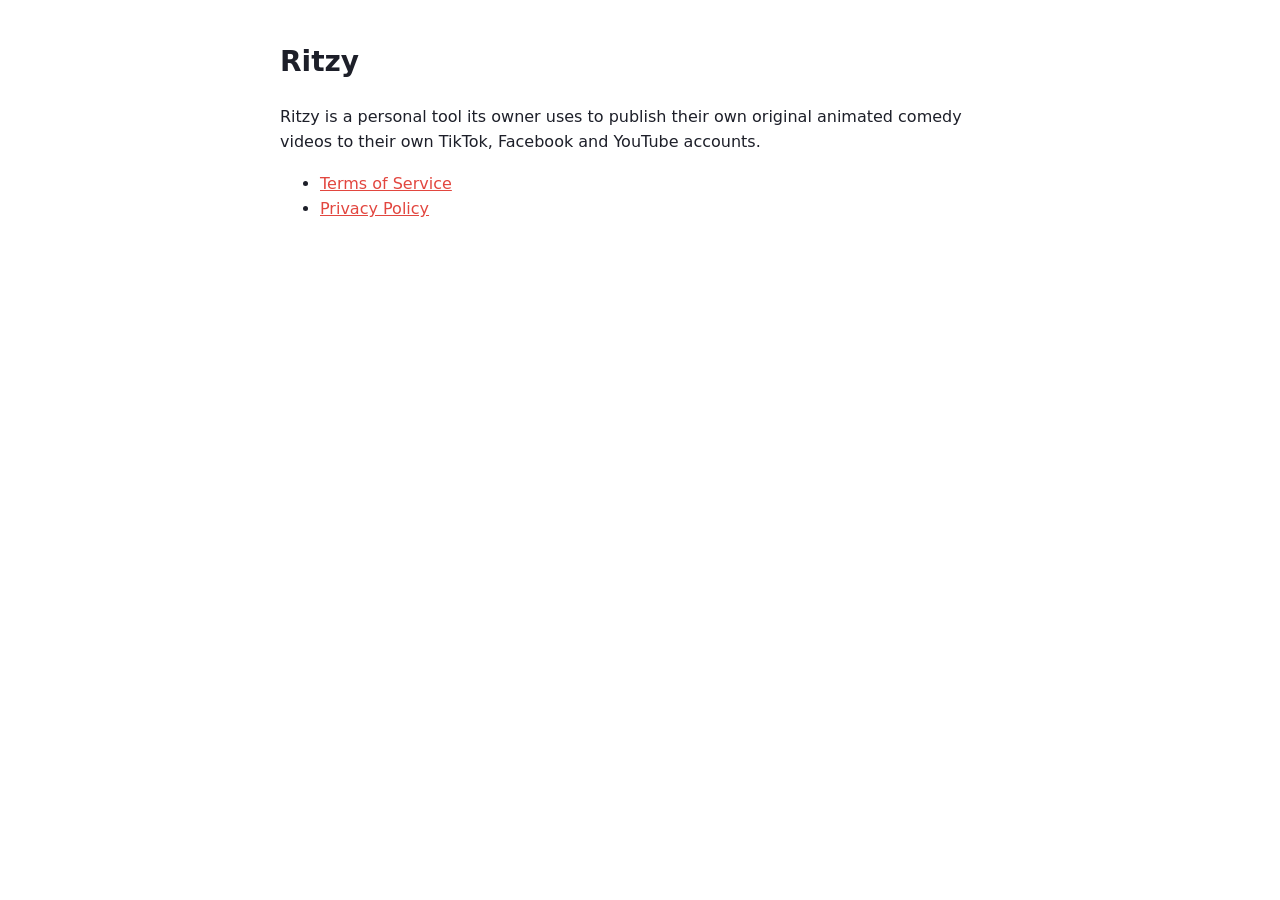
<file: index.html>
<!doctype html><html lang="en"><head><meta charset="utf-8"><meta name="viewport" content="width=device-width,initial-scale=1"><title>Ritzy</title><link rel="stylesheet" href="style.css"></head><body>
<h1>Ritzy</h1><p>Ritzy is a personal tool its owner uses to publish their own original animated comedy videos to their own TikTok, Facebook and YouTube accounts.</p>
<ul><li><a href="terms.html">Terms of Service</a></li><li><a href="privacy.html">Privacy Policy</a></li></ul></body></html>
</file>
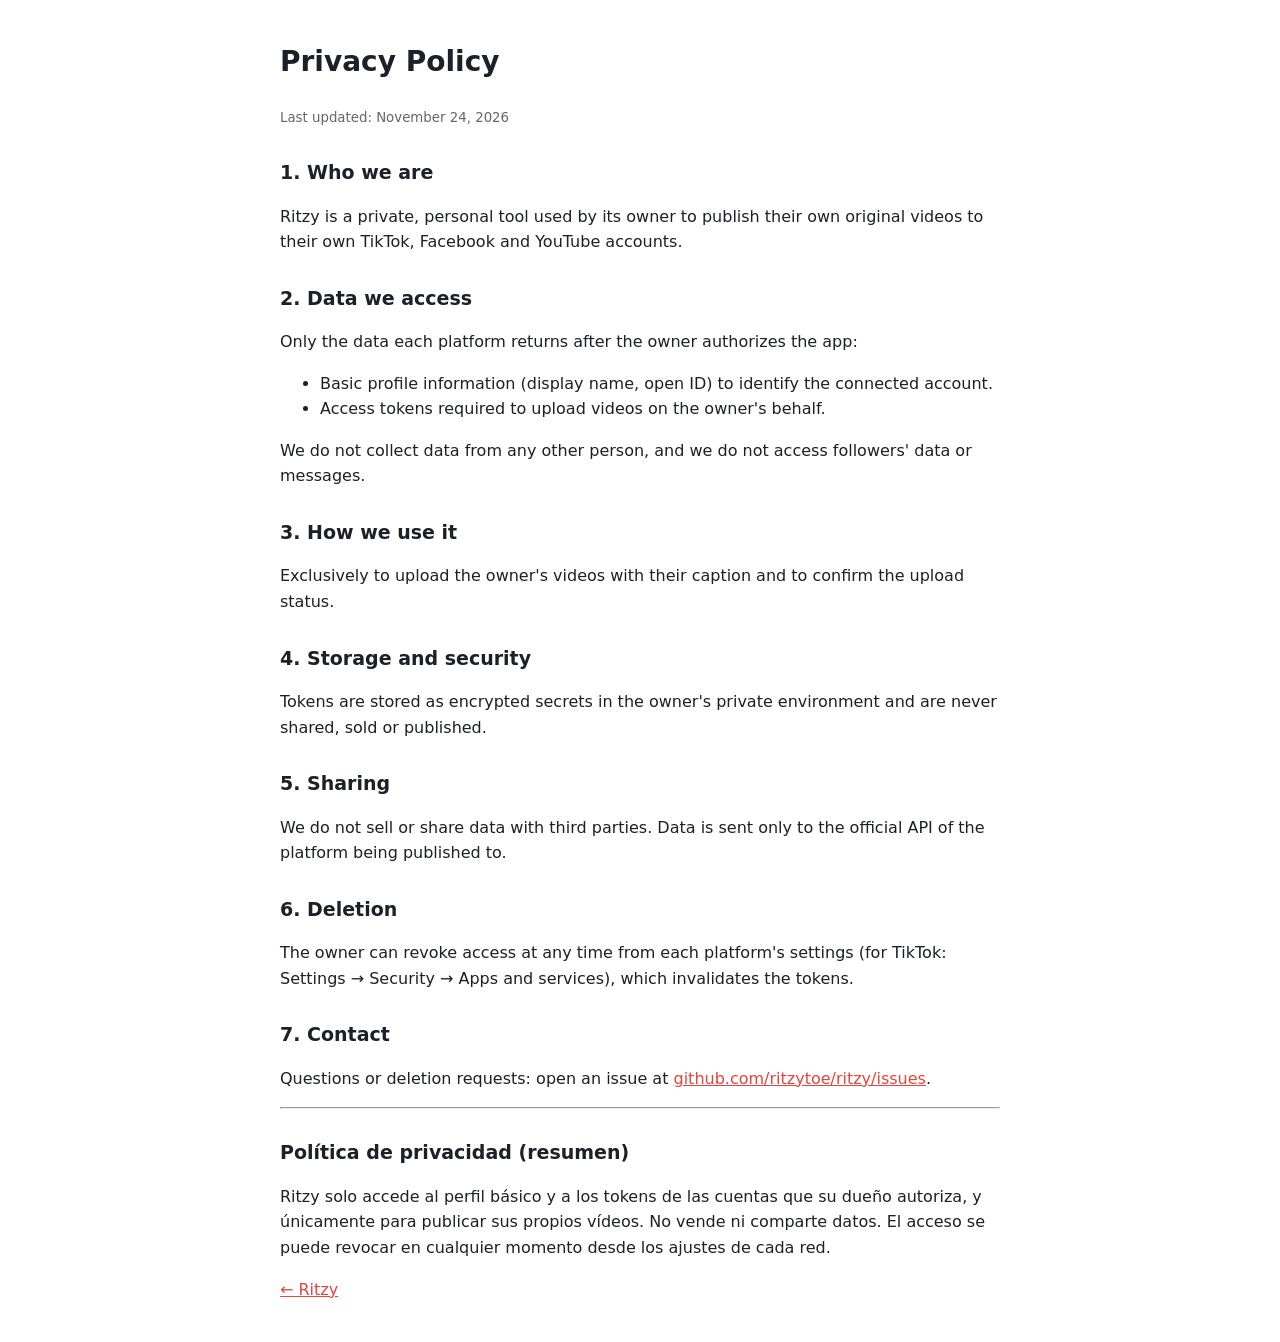
<file: privacy.html>
<!doctype html><html lang="en"><head><meta charset="utf-8"><meta name="viewport" content="width=device-width,initial-scale=1"><title>Ritzy – Privacy Policy</title><link rel="stylesheet" href="style.css"></head><body>
<h1>Privacy Policy</h1><small>Last updated: November 24, 2026</small>
<h2>1. Who we are</h2><p>Ritzy is a private, personal tool used by its owner to publish their own original videos to their own TikTok, Facebook and YouTube accounts.</p>
<h2>2. Data we access</h2><p>Only the data each platform returns after the owner authorizes the app:</p><ul><li>Basic profile information (display name, open ID) to identify the connected account.</li><li>Access tokens required to upload videos on the owner's behalf.</li></ul><p>We do not collect data from any other person, and we do not access followers' data or messages.</p>
<h2>3. How we use it</h2><p>Exclusively to upload the owner's videos with their caption and to confirm the upload status.</p>
<h2>4. Storage and security</h2><p>Tokens are stored as encrypted secrets in the owner's private environment and are never shared, sold or published.</p>
<h2>5. Sharing</h2><p>We do not sell or share data with third parties. Data is sent only to the official API of the platform being published to.</p>
<h2>6. Deletion</h2><p>The owner can revoke access at any time from each platform's settings (for TikTok: Settings → Security → Apps and services), which invalidates the tokens.</p>
<h2>7. Contact</h2><p>Questions or deletion requests: open an issue at <a href="https://github.com/ritzytoe/ritzy/issues">github.com/ritzytoe/ritzy/issues</a>.</p>
<hr><h2>Política de privacidad (resumen)</h2><p>Ritzy solo accede al perfil básico y a los tokens de las cuentas que su dueño autoriza, y únicamente para publicar sus propios vídeos. No vende ni comparte datos. El acceso se puede revocar en cualquier momento desde los ajustes de cada red.</p>
<p><a href="index.html">← Ritzy</a></p></body></html>
</file>
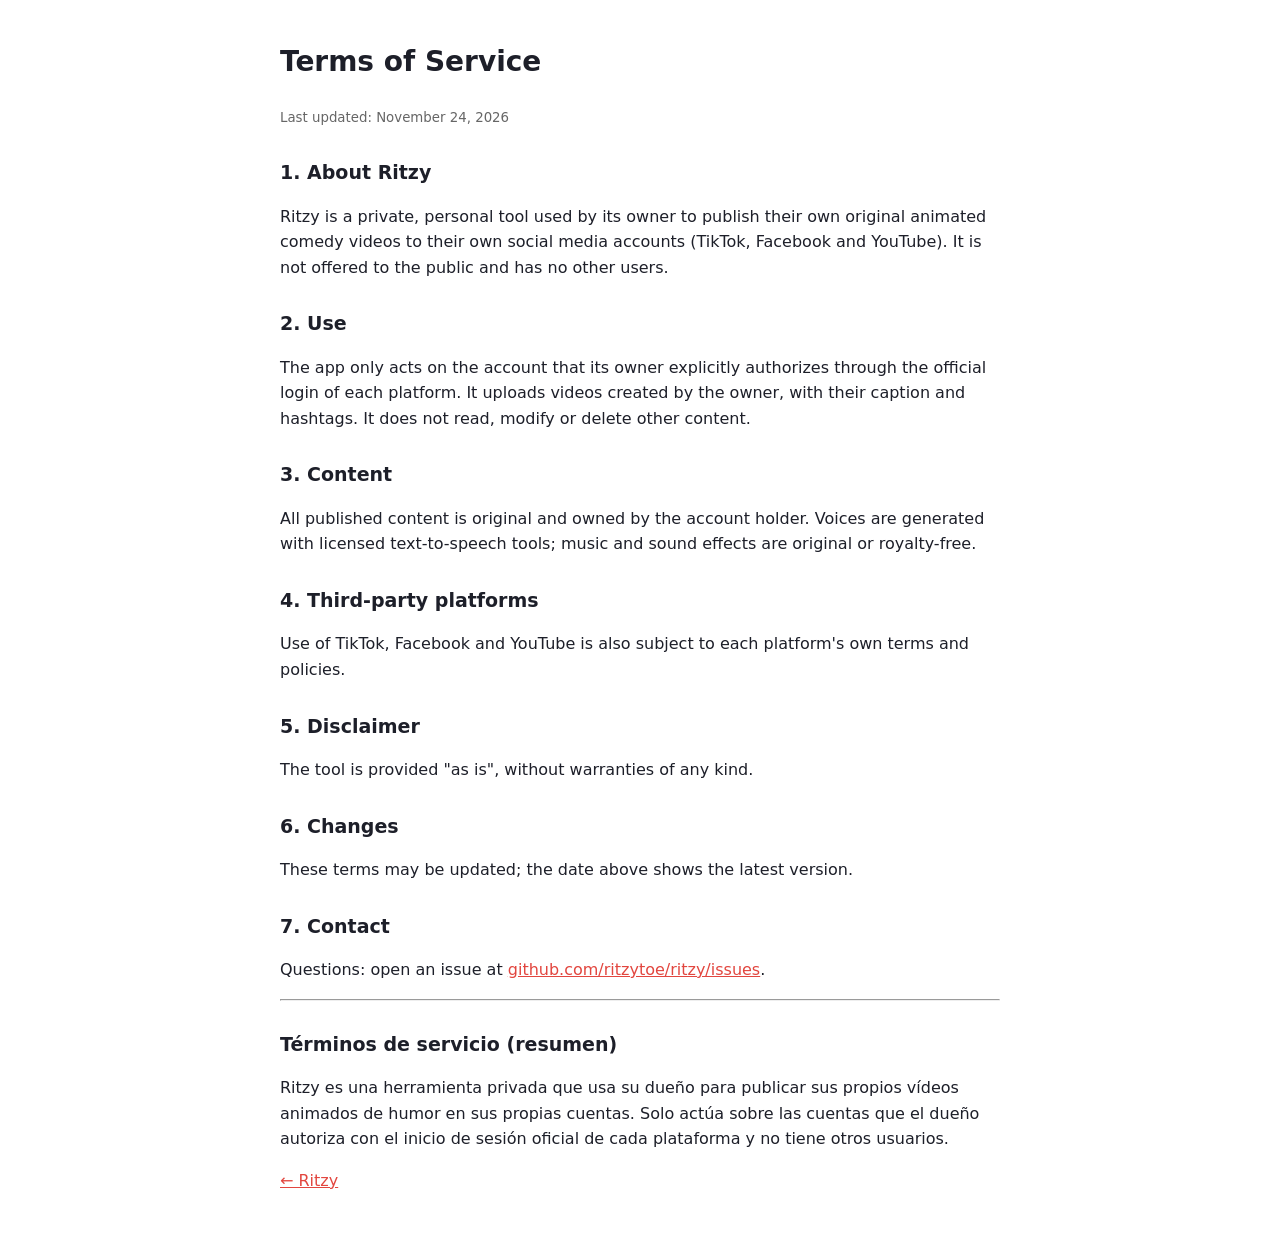
<file: terms.html>
<!doctype html><html lang="en"><head><meta charset="utf-8"><meta name="viewport" content="width=device-width,initial-scale=1"><title>Ritzy – Terms of Service</title><link rel="stylesheet" href="style.css"></head><body>
<h1>Terms of Service</h1><small>Last updated: November 24, 2026</small>
<h2>1. About Ritzy</h2><p>Ritzy is a private, personal tool used by its owner to publish their own original animated comedy videos to their own social media accounts (TikTok, Facebook and YouTube). It is not offered to the public and has no other users.</p>
<h2>2. Use</h2><p>The app only acts on the account that its owner explicitly authorizes through the official login of each platform. It uploads videos created by the owner, with their caption and hashtags. It does not read, modify or delete other content.</p>
<h2>3. Content</h2><p>All published content is original and owned by the account holder. Voices are generated with licensed text-to-speech tools; music and sound effects are original or royalty-free.</p>
<h2>4. Third-party platforms</h2><p>Use of TikTok, Facebook and YouTube is also subject to each platform's own terms and policies.</p>
<h2>5. Disclaimer</h2><p>The tool is provided "as is", without warranties of any kind.</p>
<h2>6. Changes</h2><p>These terms may be updated; the date above shows the latest version.</p>
<h2>7. Contact</h2><p>Questions: open an issue at <a href="https://github.com/ritzytoe/ritzy/issues">github.com/ritzytoe/ritzy/issues</a>.</p>
<hr><h2>Términos de servicio (resumen)</h2><p>Ritzy es una herramienta privada que usa su dueño para publicar sus propios vídeos animados de humor en sus propias cuentas. Solo actúa sobre las cuentas que el dueño autoriza con el inicio de sesión oficial de cada plataforma y no tiene otros usuarios.</p>
<p><a href="index.html">← Ritzy</a></p></body></html>
</file>
<file: style.css>
body{font-family:system-ui,-apple-system,Segoe UI,Roboto,sans-serif;max-width:720px;margin:40px auto;padding:0 16px;line-height:1.6;color:#1d1f29;background:#fff}
h1{font-size:28px}h2{font-size:19px;margin-top:28px}a{color:#e2463f}small{color:#666}
</file>
